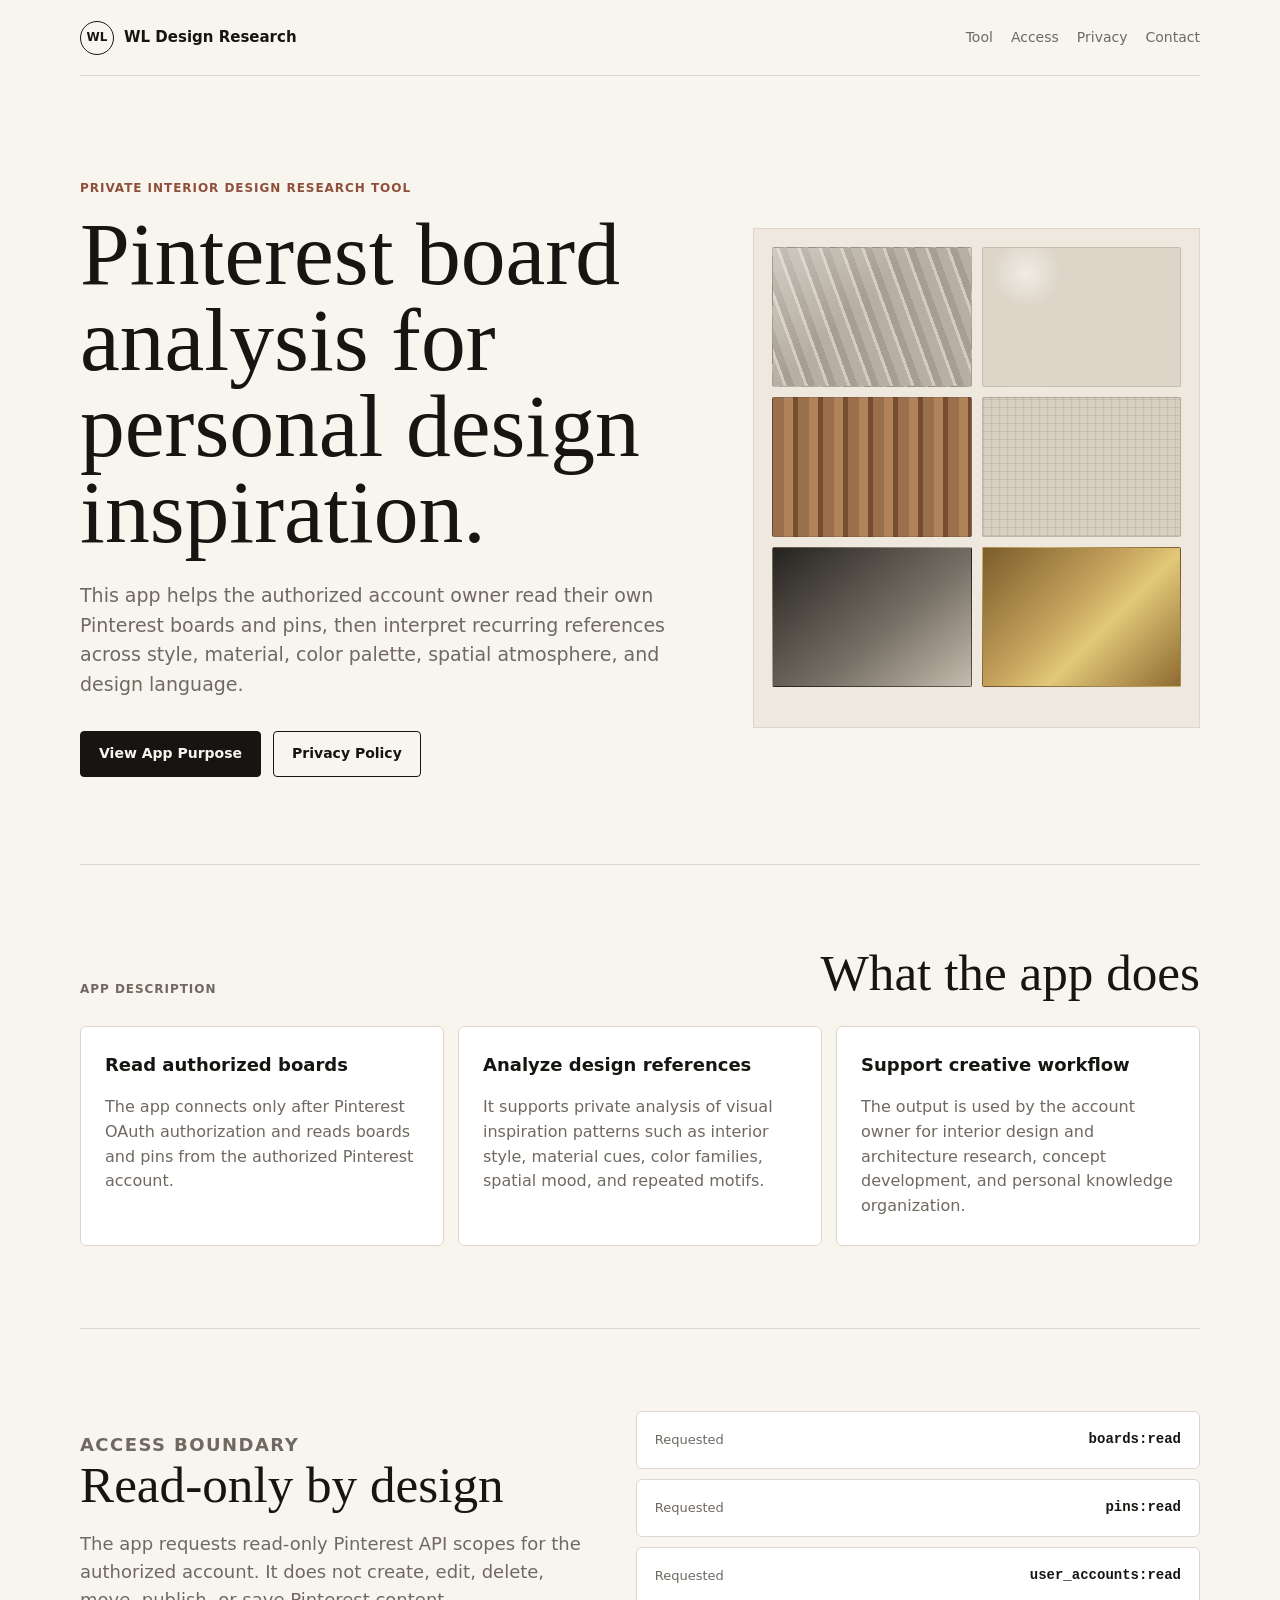
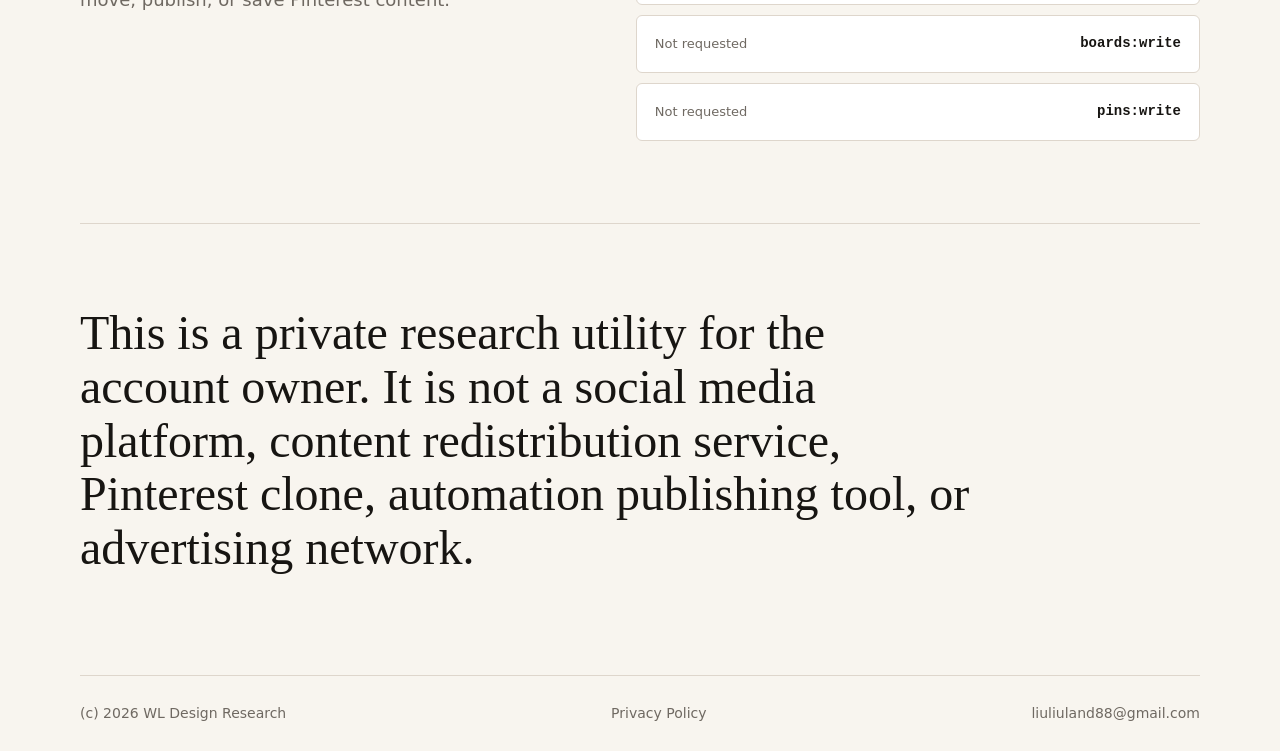
<file: index.html>
﻿<!doctype html>
<html lang="en">
  <head>
    <meta charset="utf-8">
    <meta name="viewport" content="width=device-width, initial-scale=1">
    <title>WL Design Research</title>
    <meta
      name="description"
      content="A private read-only Pinterest board analysis tool for interior design and architecture research."
    >
    <link rel="stylesheet" href="site/styles.css">
  </head>
  <body>
    <header class="site-header">
      <a class="brand" href="index.html" aria-label="WL Design Research home">
        <span class="brand-mark">WL</span>
        <span>WL Design Research</span>
      </a>
      <nav aria-label="Main navigation">
        <a href="#tool">Tool</a>
        <a href="#access">Access</a>
        <a href="privacy.html">Privacy</a>
        <a href="mailto:liuliuland88@gmail.com">Contact</a>
      </nav>
    </header>

    <main>
      <section class="hero">
        <div class="hero-copy">
          <p class="eyebrow">Private Interior Design Research Tool</p>
          <h1>Pinterest board analysis for personal design inspiration.</h1>
          <p class="lede">
            This app helps the authorized account owner read their own Pinterest boards
            and pins, then interpret recurring references across style, material,
            color palette, spatial atmosphere, and design language.
          </p>
          <div class="actions" aria-label="Primary links">
            <a class="button primary" href="#tool">View App Purpose</a>
            <a class="button secondary" href="privacy.html">Privacy Policy</a>
          </div>
        </div>

        <div class="visual-panel" aria-label="Abstract interior materials study">
          <div class="material-grid">
            <span class="tile stone"></span>
            <span class="tile plaster"></span>
            <span class="tile wood"></span>
            <span class="tile linen"></span>
            <span class="tile shadow"></span>
            <span class="tile brass"></span>
          </div>
        </div>
      </section>

      <section id="tool" class="section">
        <div class="section-heading">
          <p class="eyebrow">App Description</p>
          <h2>What the app does</h2>
        </div>
        <div class="content-grid">
          <article class="card">
            <h3>Read authorized boards</h3>
            <p>
              The app connects only after Pinterest OAuth authorization and reads boards
              and pins from the authorized Pinterest account.
            </p>
          </article>
          <article class="card">
            <h3>Analyze design references</h3>
            <p>
              It supports private analysis of visual inspiration patterns such as interior
              style, material cues, color families, spatial mood, and repeated motifs.
            </p>
          </article>
          <article class="card">
            <h3>Support creative workflow</h3>
            <p>
              The output is used by the account owner for interior design and architecture
              research, concept development, and personal knowledge organization.
            </p>
          </article>
        </div>
      </section>

      <section id="access" class="section split">
        <div>
          <p class="eyebrow">Access Boundary</p>
          <h2>Read-only by design</h2>
          <p>
            The app requests read-only Pinterest API scopes for the authorized account.
            It does not create, edit, delete, move, publish, or save Pinterest content.
          </p>
        </div>
        <ul class="scope-list" aria-label="Pinterest API scopes">
          <li><span>Requested</span><strong>boards:read</strong></li>
          <li><span>Requested</span><strong>pins:read</strong></li>
          <li><span>Requested</span><strong>user_accounts:read</strong></li>
          <li><span>Not requested</span><strong>boards:write</strong></li>
          <li><span>Not requested</span><strong>pins:write</strong></li>
        </ul>
      </section>

      <section class="section statement">
        <p>
          This is a private research utility for the account owner. It is not a social
          media platform, content redistribution service, Pinterest clone, automation
          publishing tool, or advertising network.
        </p>
      </section>
    </main>

    <footer class="site-footer">
      <span>(c) 2026 WL Design Research</span>
      <a href="privacy.html">Privacy Policy</a>
      <a href="mailto:liuliuland88@gmail.com">liuliuland88@gmail.com</a>
    </footer>
  </body>
</html>
</file>
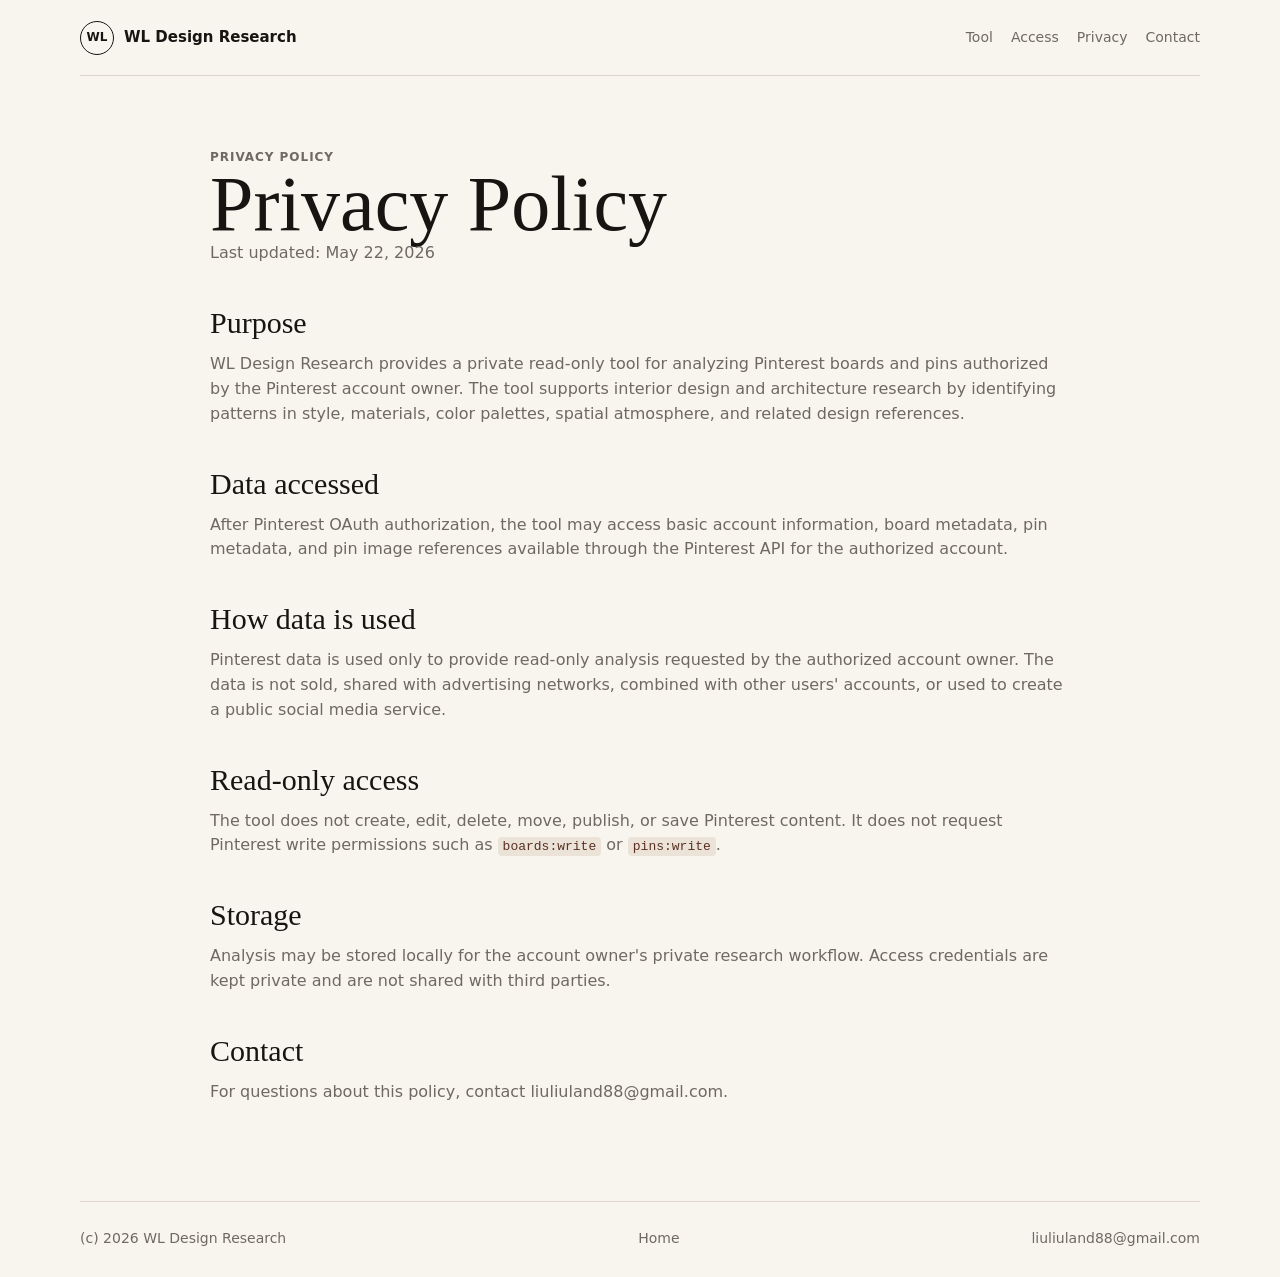
<file: privacy.html>
﻿<!doctype html>
<html lang="en">
  <head>
    <meta charset="utf-8">
    <meta name="viewport" content="width=device-width, initial-scale=1">
    <title>Privacy Policy | WL Design Research</title>
    <meta
      name="description"
      content="Privacy policy for the WL Design Research Pinterest read-only analysis tool."
    >
    <link rel="stylesheet" href="site/styles.css">
  </head>
  <body>
    <header class="site-header">
      <a class="brand" href="index.html" aria-label="WL Design Research home">
        <span class="brand-mark">WL</span>
        <span>WL Design Research</span>
      </a>
      <nav aria-label="Main navigation">
        <a href="index.html#tool">Tool</a>
        <a href="index.html#access">Access</a>
        <a href="privacy.html">Privacy</a>
        <a href="mailto:liuliuland88@gmail.com">Contact</a>
      </nav>
    </header>

    <main class="policy">
      <p class="eyebrow">Privacy Policy</p>
      <h1>Privacy Policy</h1>
      <p class="updated">Last updated: May 22, 2026</p>

      <section>
        <h2>Purpose</h2>
        <p>
          WL Design Research provides a private read-only tool for analyzing
          Pinterest boards and pins authorized by the Pinterest account owner. The tool
          supports interior design and architecture research by identifying patterns in
          style, materials, color palettes, spatial atmosphere, and related design
          references.
        </p>
      </section>

      <section>
        <h2>Data accessed</h2>
        <p>
          After Pinterest OAuth authorization, the tool may access basic account
          information, board metadata, pin metadata, and pin image references available
          through the Pinterest API for the authorized account.
        </p>
      </section>

      <section>
        <h2>How data is used</h2>
        <p>
          Pinterest data is used only to provide read-only analysis requested by the
          authorized account owner. The data is not sold, shared with advertising
          networks, combined with other users' accounts, or used to create a public
          social media service.
        </p>
      </section>

      <section>
        <h2>Read-only access</h2>
        <p>
          The tool does not create, edit, delete, move, publish, or save Pinterest
          content. It does not request Pinterest write permissions such as
          <code>boards:write</code> or <code>pins:write</code>.
        </p>
      </section>

      <section>
        <h2>Storage</h2>
        <p>
          Analysis may be stored locally for the account owner's private research
          workflow. Access credentials are kept private and are not shared with third
          parties.
        </p>
      </section>

      <section>
        <h2>Contact</h2>
        <p>
          For questions about this policy, contact
          <a href="mailto:liuliuland88@gmail.com">liuliuland88@gmail.com</a>.
        </p>
      </section>
    </main>

    <footer class="site-footer">
      <span>(c) 2026 WL Design Research</span>
      <a href="index.html">Home</a>
      <a href="mailto:liuliuland88@gmail.com">liuliuland88@gmail.com</a>
    </footer>
  </body>
</html>
</file>
<file: site/styles.css>
:root {
  color-scheme: light;
  --ink: #171512;
  --muted: #6f6962;
  --line: #ded6cc;
  --paper: #f8f5ef;
  --surface: #ffffff;
  --accent: #8f4f3a;
  --accent-dark: #593023;
  --sage: #647260;
  --stone: #b8afa2;
}

* {
  box-sizing: border-box;
}

html {
  scroll-behavior: smooth;
}

body {
  margin: 0;
  background: var(--paper);
  color: var(--ink);
  font-family: Inter, ui-sans-serif, system-ui, -apple-system, BlinkMacSystemFont, "Segoe UI", sans-serif;
  line-height: 1.55;
}

a {
  color: inherit;
  text-decoration: none;
}

.site-header,
.site-footer {
  display: flex;
  align-items: center;
  justify-content: space-between;
  gap: 24px;
  width: min(1120px, calc(100% - 40px));
  margin: 0 auto;
}

.site-header {
  min-height: 76px;
  border-bottom: 1px solid var(--line);
}

.brand {
  display: inline-flex;
  align-items: center;
  gap: 10px;
  font-size: 15px;
  font-weight: 700;
}

.brand-mark {
  display: inline-grid;
  width: 34px;
  height: 34px;
  place-items: center;
  border: 1px solid var(--ink);
  border-radius: 50%;
  font-size: 12px;
  letter-spacing: 0;
}

nav {
  display: flex;
  flex-wrap: wrap;
  align-items: center;
  justify-content: flex-end;
  gap: 18px;
  color: var(--muted);
  font-size: 14px;
}

nav a:hover,
.site-footer a:hover {
  color: var(--accent-dark);
}

.hero {
  display: grid;
  grid-template-columns: minmax(0, 1.05fr) minmax(320px, 0.75fr);
  gap: 48px;
  align-items: center;
  width: min(1120px, calc(100% - 40px));
  min-height: calc(100vh - 112px);
  margin: 0 auto;
  padding: 58px 0 42px;
}

.hero h1,
.policy h1 {
  max-width: 820px;
  margin: 0;
  font-family: Georgia, "Times New Roman", serif;
  font-size: clamp(46px, 7vw, 92px);
  line-height: 0.96;
  font-weight: 500;
}

.lede {
  max-width: 690px;
  margin: 26px 0 0;
  color: var(--muted);
  font-size: 19px;
}

.eyebrow {
  margin: 0 0 14px;
  color: var(--accent);
  font-size: 12px;
  font-weight: 800;
  letter-spacing: 0.08em;
  text-transform: uppercase;
}

.actions {
  display: flex;
  flex-wrap: wrap;
  gap: 12px;
  margin-top: 32px;
}

.button {
  display: inline-flex;
  align-items: center;
  justify-content: center;
  min-height: 46px;
  padding: 0 18px;
  border: 1px solid var(--ink);
  border-radius: 4px;
  font-size: 14px;
  font-weight: 700;
}

.button.primary {
  background: var(--ink);
  color: var(--paper);
}

.button.secondary {
  background: transparent;
}

.visual-panel {
  min-height: 500px;
  padding: 18px;
  border: 1px solid var(--line);
  background: #eee8df;
}

.material-grid {
  display: grid;
  grid-template-columns: repeat(2, minmax(0, 1fr));
  grid-template-rows: repeat(3, 1fr);
  gap: 10px;
  height: 100%;
}

.tile {
  min-height: 140px;
  display: block;
  border-radius: 2px;
  border: 1px solid rgba(23, 21, 18, 0.12);
}

.stone {
  background:
    linear-gradient(135deg, rgba(255, 255, 255, 0.35), transparent 42%),
    repeating-linear-gradient(70deg, #b7afa3 0 10px, #d2cbc0 10px 13px, #a79e91 13px 20px);
}

.plaster {
  background:
    radial-gradient(circle at 22% 18%, rgba(255, 255, 255, 0.55), transparent 18%),
    #ddd5c8;
}

.wood {
  background:
    repeating-linear-gradient(90deg, #9a704c 0 11px, #b1835b 11px 20px, #754e32 20px 25px);
}

.linen {
  background:
    repeating-linear-gradient(0deg, rgba(95, 86, 76, 0.13) 0 1px, transparent 1px 8px),
    repeating-linear-gradient(90deg, rgba(95, 86, 76, 0.13) 0 1px, transparent 1px 8px),
    #d8cfc0;
}

.shadow {
  background:
    linear-gradient(140deg, #25231f, #766f65 58%, #c4bbad);
}

.brass {
  background:
    linear-gradient(135deg, #7b5c2a, #c3a05b 42%, #e2c878 60%, #8e6b31);
}

.section {
  width: min(1120px, calc(100% - 40px));
  margin: 0 auto;
  padding: 82px 0;
  border-top: 1px solid var(--line);
}

.section-heading {
  display: flex;
  align-items: end;
  justify-content: space-between;
  gap: 24px;
  margin-bottom: 28px;
}

.section h2,
.policy h2 {
  margin: 0;
  font-family: Georgia, "Times New Roman", serif;
  font-size: clamp(32px, 4vw, 54px);
  line-height: 1;
  font-weight: 500;
}

.content-grid {
  display: grid;
  grid-template-columns: repeat(3, minmax(0, 1fr));
  gap: 14px;
}

.card {
  min-height: 220px;
  padding: 24px;
  border: 1px solid var(--line);
  border-radius: 6px;
  background: var(--surface);
}

.card h3 {
  margin: 0 0 16px;
  font-size: 18px;
}

.card p,
.section p,
.policy p {
  margin: 0;
  color: var(--muted);
}

.split {
  display: grid;
  grid-template-columns: minmax(0, 0.9fr) minmax(300px, 1fr);
  gap: 48px;
  align-items: start;
}

.split p {
  max-width: 620px;
  margin-top: 20px;
  font-size: 18px;
}

.scope-list {
  display: grid;
  gap: 10px;
  margin: 0;
  padding: 0;
  list-style: none;
}

.scope-list li {
  display: flex;
  align-items: center;
  justify-content: space-between;
  gap: 18px;
  min-height: 58px;
  padding: 0 18px;
  border: 1px solid var(--line);
  border-radius: 6px;
  background: var(--surface);
}

.scope-list span {
  color: var(--muted);
  font-size: 13px;
}

.scope-list strong {
  font-family: "SFMono-Regular", Consolas, monospace;
  font-size: 14px;
}

.statement {
  padding-bottom: 100px;
}

.statement p {
  max-width: 900px;
  color: var(--ink);
  font-family: Georgia, "Times New Roman", serif;
  font-size: clamp(28px, 4vw, 48px);
  line-height: 1.12;
}

.policy {
  width: min(860px, calc(100% - 40px));
  margin: 0 auto;
  padding: 72px 0 96px;
}

.policy h1 {
  font-size: clamp(44px, 7vw, 78px);
}

.updated {
  margin-top: 18px;
}

.policy section {
  padding-top: 42px;
}

.policy h2 {
  margin-bottom: 14px;
  font-size: 30px;
}

code {
  padding: 2px 5px;
  border-radius: 4px;
  background: #ebe3d8;
  color: var(--accent-dark);
}

.site-footer {
  min-height: 76px;
  border-top: 1px solid var(--line);
  color: var(--muted);
  font-size: 14px;
}

@media (max-width: 820px) {
  .site-header,
  .site-footer {
    align-items: flex-start;
    flex-direction: column;
    justify-content: center;
    padding: 16px 0;
  }

  nav {
    justify-content: flex-start;
  }

  .hero,
  .split,
  .content-grid {
    grid-template-columns: 1fr;
  }

  .hero {
    gap: 34px;
    min-height: auto;
    padding-top: 48px;
  }

  .visual-panel {
    min-height: 360px;
  }

  .tile {
    min-height: 100px;
  }

  .section {
    padding: 58px 0;
  }
}

@media (max-width: 520px) {
  .site-header,
  .site-footer,
  .hero,
  .section,
  .policy {
    width: min(100% - 28px, 1120px);
  }

  .hero h1,
  .policy h1 {
    font-size: 42px;
  }

  .lede,
  .split p {
    font-size: 16px;
  }

  .button {
    width: 100%;
  }

  .scope-list li {
    align-items: flex-start;
    flex-direction: column;
    justify-content: center;
    padding: 14px 16px;
  }
}
</file>
